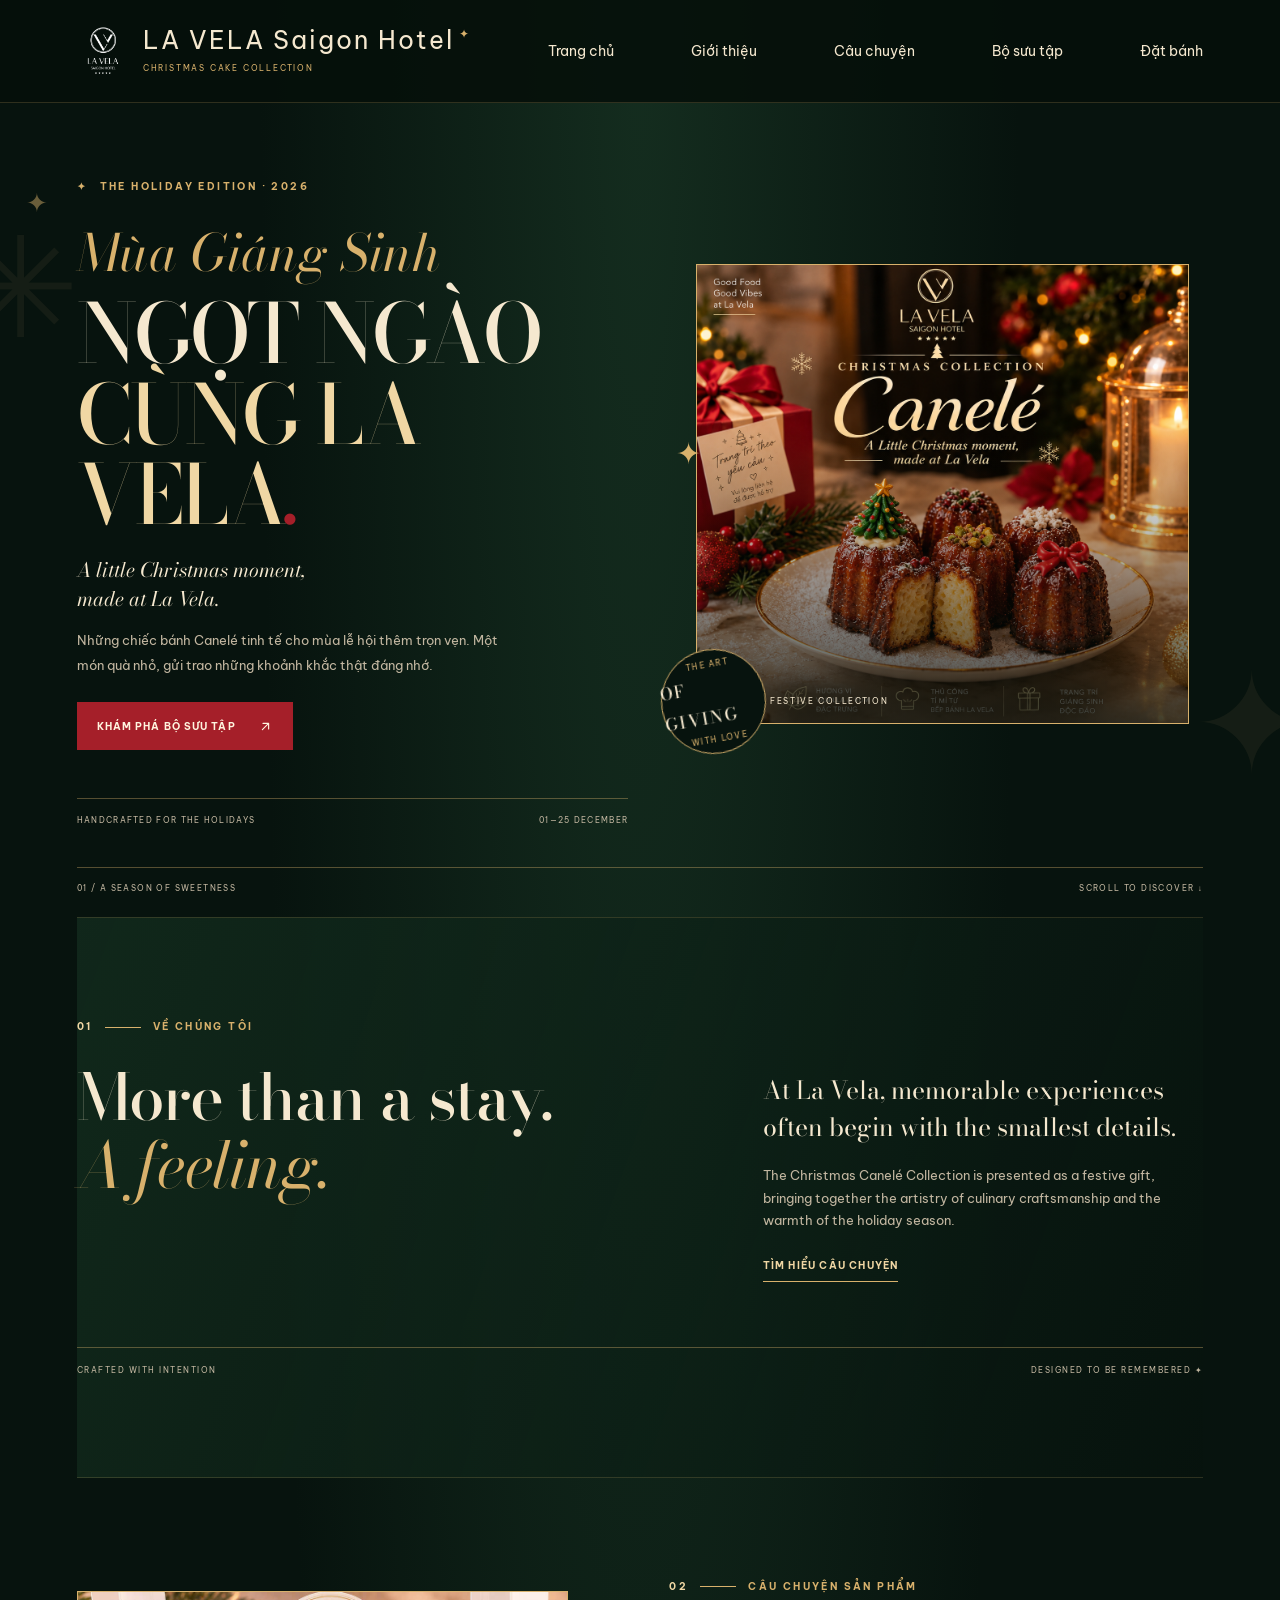
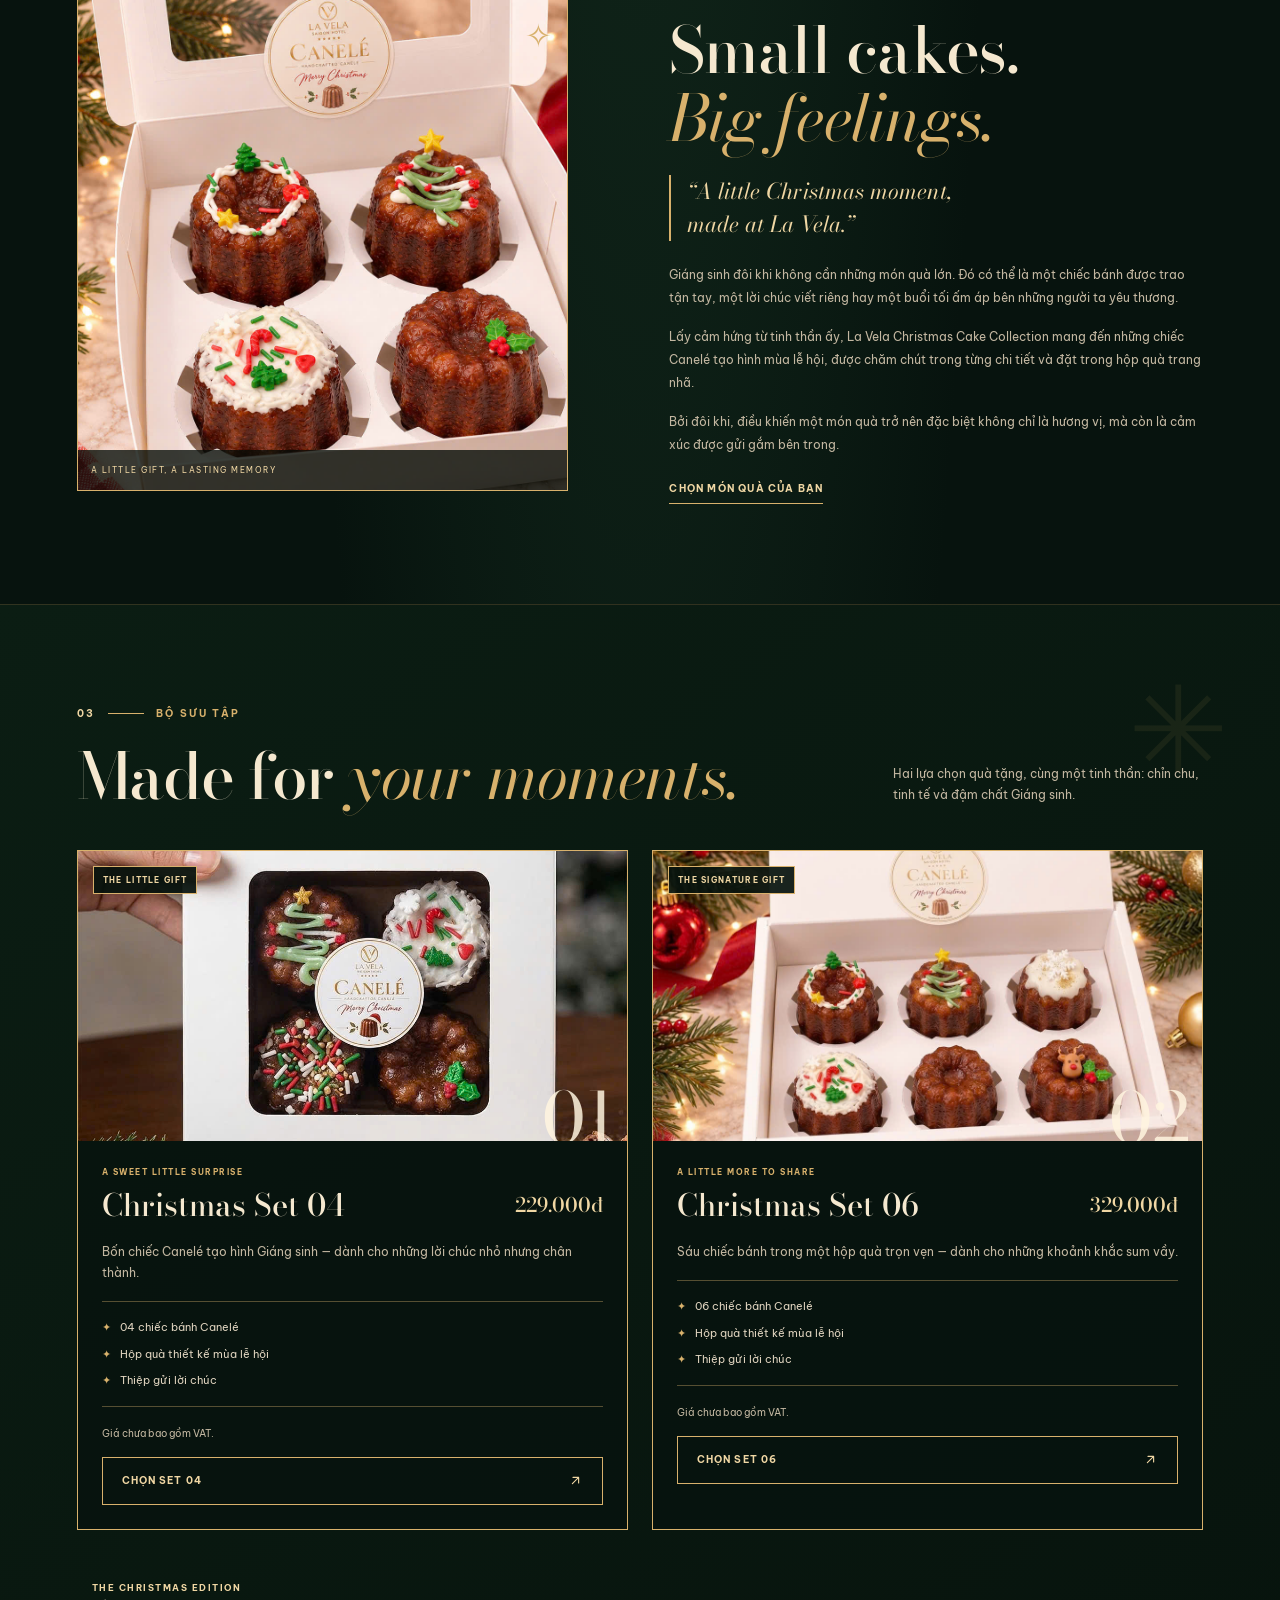
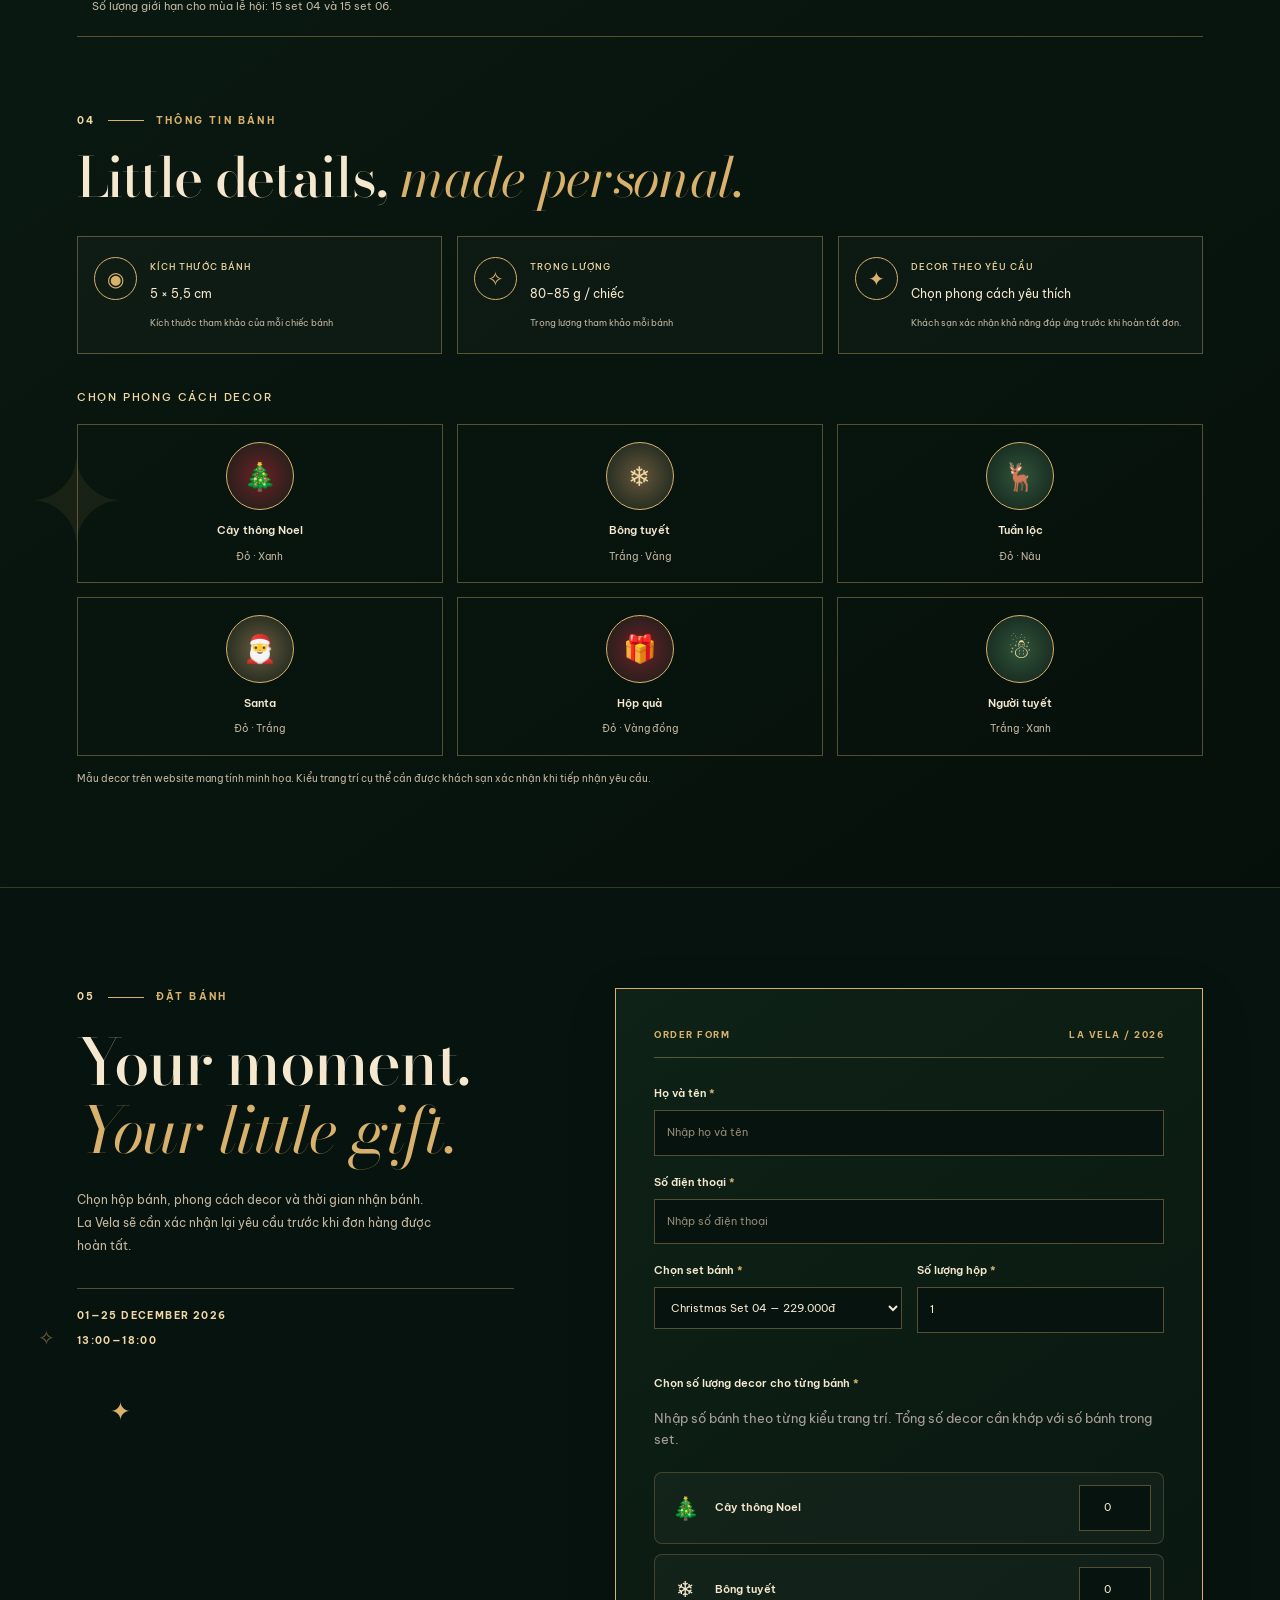
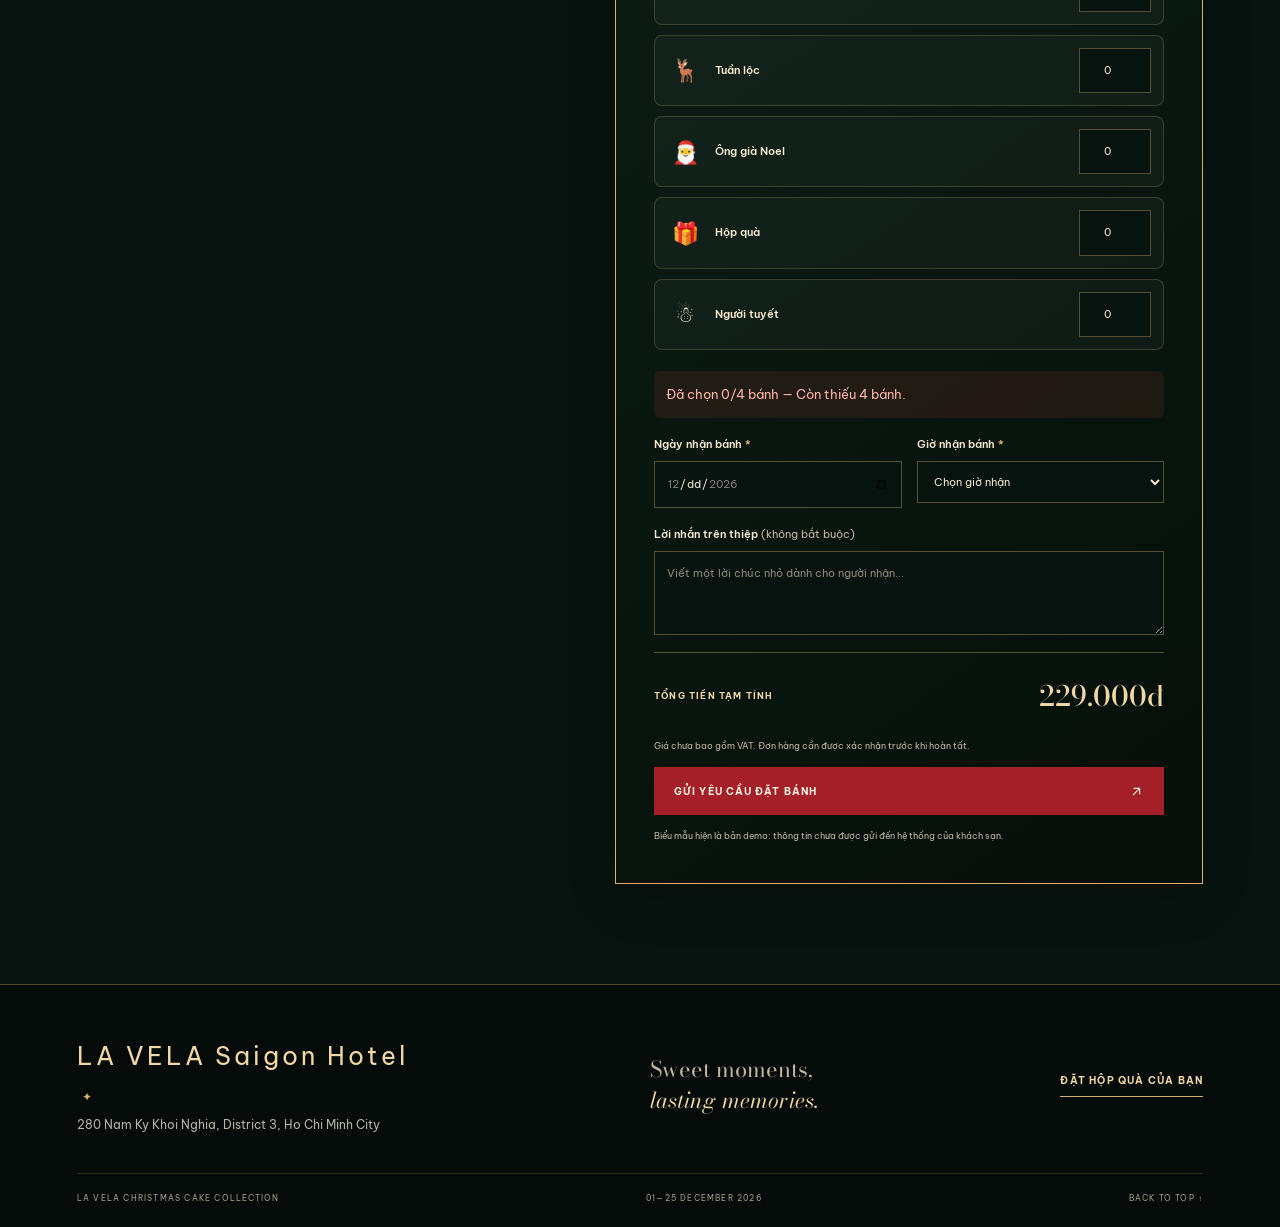
<file: index.html>
<!DOCTYPE html>
<html lang="vi">
<head>
  <meta charset="UTF-8">
  <meta name="viewport" content="width=device-width, initial-scale=1.0">
  <meta name="description" content="La Vela Christmas Cake Collection — bộ sưu tập Canelé Giáng sinh tinh tế, dành cho những khoảnh khắc đáng nhớ.">
  <meta name="theme-color" content="#07130e">
  <title>La Vela Saigon Hotel | Christmas Cake Collection</title>

  <link rel="preconnect" href="https://fonts.googleapis.com">
  <link rel="preconnect" href="https://fonts.gstatic.com" crossorigin>
  <link href="https://fonts.googleapis.com/css2?family=Be+Vietnam+Pro:wght@400;500;600;700&family=Bodoni+Moda:ital,opsz,wght@0,6..96,400;0,6..96,500;0,6..96,600;1,6..96,400;1,6..96,500&display=swap" rel="stylesheet">

    <link rel="stylesheet" href="style.css">
</head>
<body>
  <div class="ambient ambient-one" aria-hidden="true">✦</div>
  <div class="ambient ambient-two" aria-hidden="true">
    <svg viewBox="0 0 24 24" class="snowflake-icon" role="presentation">
      <g fill="none" stroke="currentColor" stroke-width="1.2" stroke-linecap="round" stroke-linejoin="round">
        <path d="M12 2v20M3.34 7l17.32 10M3.34 17l17.32-10"/>
        <path d="M9 5l3 3 3-3M9 19l3-3 3 3"/>
        <path d="M3.34 7l4.1.2-.2-4.1M16.76 20.9l-.2-4.1 4.1.2"/>
        <path d="M3.34 17l4.1-.2-.2 4.1M16.76 3.1l-.2 4.1 4.1-.2"/>
      </g>
    </svg>
  </div>
  <div class="ambient ambient-three" aria-hidden="true">✧</div>

  <header class="site-header">
    <a class="brand" href="#home" aria-label="La Vela, về đầu trang">
      <!-- Đặt logo.png cùng thư mục với file HTML này -->
      <img class="brand-logo" src="logo.png" alt="Logo La Vela Saigon Hotel" onerror="this.style.display='none'">
      <span class="brand-text">
        <span class="brand-name">LA VELA Saigon Hotel<span class="brand-mark">✦</span></span>
        <span class="brand-subtitle">CHRISTMAS CAKE COLLECTION</span>
      </span>
    </a
    <nav class="main-nav" aria-label="Điều hướng chính">
      <a href="#home">Trang chủ</a>
      <a href="#about">Giới thiệu</a>
      <a href="#story">Câu chuyện</a>
      <a href="#products">Bộ sưu tập</a>
      <a class="nav-cta" href="#order">Đặt bánh
      </a>
    </nav>
  </header>

  <main id="mainContent">
    <section class="hero section-shell" id="home">
      <div class="hero-copy">
        <p class="eyebrow"><span class="eyebrow-star">✦</span> THE HOLIDAY EDITION · 2026</p>
        <p class="hero-script">Mùa Giáng Sinh</p>
        <h1>NGỌT NGÀO<br><span class="hero-highlight">CÙNG LA VELA</span><span class="red-dot">.</span></h1>
        <p class="hero-tagline">A little Christmas moment,<br>made at La Vela.</p>
        <p class="hero-description">Những chiếc bánh Canelé tinh tế cho mùa lễ hội thêm trọn vẹn. Một món quà nhỏ, gửi trao những khoảnh khắc thật đáng nhớ.</p>
        <a class="button button-primary" href="#products">KHÁM PHÁ BỘ SƯU TẬP
          <svg viewBox="0 0 24 24" aria-hidden="true"><path d="M7 17L17 7M8 7h9v9" fill="none" stroke="currentColor" stroke-width="1.8" stroke-linecap="round" stroke-linejoin="round"/></svg>
        </a>
        <div class="hero-caption"><span>HANDCRAFTED FOR THE HOLIDAYS</span><span>01—25 DECEMBER</span></div>
      </div>
      <div class="hero-art">
        <div class="art-frame">
          <img src="caneles 1.png" alt="Bánh ngọt được bày biện cho mùa lễ hội" fetchpriority="high">
          <div class="art-overlay"></div>
          <span class="art-label">LA VELA · FESTIVE COLLECTION</span>
        </div>
        <span class="ornament ornament-side" aria-hidden="true">✦</span>
        <div class="round-stamp"><span>THE ART</span><strong>OF GIVING</strong><span>WITH LOVE</span></div>
      </div>
      <div class="hero-bottom-note"><span>01 / A SEASON OF SWEETNESS</span><span>SCROLL TO DISCOVER ↓</span></div>
    </section>
    <section class="about section-shell section-space" id="about">
      <div class="section-kicker"><span>01</span><span class="kicker-line"></span><span>VỀ CHÚNG TÔI</span></div>
      <div class="about-layout">
        <h2>More than a stay.<br><em>A feeling.</em></h2>
        <div class="about-copy">
          <p class="lead-copy">At La Vela, memorable experiences often begin with the smallest details.</p>
          <p>The Christmas Canelé Collection is presented as a festive gift, bringing together the artistry of culinary craftsmanship and the warmth of the holiday season.</p>
          <a class="text-link" href="#story">TÌM HIỂU CÂU CHUYỆN
          </a>
        </div>
      </div>
      <div class="about-signoff"><span>CRAFTED WITH INTENTION</span><span>DESIGNED TO BE REMEMBERED ✦</span></div>
    </section>

    <section class="story section-shell section-space" id="story">
      <div class="story-image-wrap">
        <img src="set41.jpg" alt="Bánh ngọt được trang trí tinh tế" loading="lazy">
        <span class="image-corner-label">A LITTLE GIFT, A LASTING MEMORY</span>
        <span class="image-sparkle" aria-hidden="true">✧</span>
      </div>
      <div class="story-copy">
        <div class="section-kicker"><span>02</span><span class="kicker-line"></span><span>CÂU CHUYỆN SẢN PHẨM</span></div>
        <h2>Small cakes.<br><em>Big feelings.</em></h2>
        <blockquote>“A little Christmas moment,<br>made at La Vela.”</blockquote>
        <p>Giáng sinh đôi khi không cần những món quà lớn. Đó có thể là một chiếc bánh được trao tận tay, một lời chúc viết riêng hay một buổi tối ấm áp bên những người ta yêu thương.</p>
        <p>Lấy cảm hứng từ tinh thần ấy, La Vela Christmas Cake Collection mang đến những chiếc Canelé tạo hình mùa lễ hội, được chăm chút trong từng chi tiết và đặt trong hộp quà trang nhã.</p>
        <p>Bởi đôi khi, điều khiến một món quà trở nên đặc biệt không chỉ là hương vị, mà còn là cảm xúc được gửi gắm bên trong.</p>
        <a class="text-link" href="#products">CHỌN MÓN QUÀ CỦA BẠN
        </a>
      </div>
    </section>

    <section class="collection section-space" id="products">
      <div class="section-shell">
        <div class="collection-heading">
          <div>
            <div class="section-kicker"><span>03</span><span class="kicker-line"></span><span>BỘ SƯU TẬP</span></div>
            <h2>Made for <em>your moments.</em></h2>
          </div>
          <p>Hai lựa chọn quà tặng, cùng một tinh thần: chỉn chu, tinh tế và đậm chất Giáng sinh.</p>
        </div>
        <div class="product-grid">
          <article class="product-card">
            <div class="product-photo">
              <img src="set4.jpg" alt="Bánh ngọt trong bộ quà tặng nhỏ" loading="lazy">
              <span class="product-index">01</span><span class="product-ribbon">THE LITTLE GIFT</span>
            </div>
            <div class="product-body">
              <p class="product-overline">A SWEET LITTLE SURPRISE</p>
              <div class="product-title-row"><h3>Christmas Set 04</h3><strong>229.000đ</strong></div>
              <p class="product-description">Bốn chiếc Canelé tạo hình Giáng sinh — dành cho những lời chúc nhỏ nhưng chân thành.</p>
              <ul class="product-features"><li>04 chiếc bánh Canelé</li><li>Hộp quà thiết kế mùa lễ hội</li><li>Thiệp gửi lời chúc</li></ul>
              <p class="price-note">Giá chưa bao gồm VAT.</p>
              <button class="button button-outline" type="button" data-choose-set="4">CHỌN SET 04
                <svg viewBox="0 0 24 24" aria-hidden="true"><path d="M7 17L17 7M8 7h9v9" fill="none" stroke="currentColor" stroke-width="1.8" stroke-linecap="round" stroke-linejoin="round"/></svg>
              </button>
            </div>
          </article>
          <article class="product-card">
            <div class="product-photo">
              <img src="set6.jpg" alt="Bánh ngọt cho hộp quà mùa lễ hội" loading="lazy">
              <span class="product-index">02</span><span class="product-ribbon">THE SIGNATURE GIFT</span>
            </div>
            <div class="product-body">
              <p class="product-overline">A LITTLE MORE TO SHARE</p>
              <div class="product-title-row"><h3>Christmas Set 06</h3><strong>329.000đ</strong></div>
              <p class="product-description">Sáu chiếc bánh trong một hộp quà trọn vẹn — dành cho những khoảnh khắc sum vầy.</p>
              <ul class="product-features"><li>06 chiếc bánh Canelé</li><li>Hộp quà thiết kế mùa lễ hội</li><li>Thiệp gửi lời chúc</li></ul>
              <p class="price-note">Giá chưa bao gồm VAT.</p>
              <button class="button button-outline" type="button" data-choose-set="6">CHỌN SET 06
                <svg viewBox="0 0 24 24" aria-hidden="true"><path d="M7 17L17 7M8 7h9v9" fill="none" stroke="currentColor" stroke-width="1.8" stroke-linecap="round" stroke-linejoin="round"/></svg>
              </button>
            </div>
          </article>
        </div>

        <div class="limited-note"><span class="limited-star"></span><p><strong>THE CHRISTMAS EDITION</strong><br>Số lượng giới hạn cho mùa lễ hội: 15 set 04 và 15 set 06.</p></div>

        <div class="cake-details">
          <div class="details-heading">
            <div class="section-kicker"><span>04</span><span class="kicker-line"></span><span>THÔNG TIN BÁNH</span></div>
            <h2>Little details, <em>made personal.</em></h2>
          </div>
          <div class="detail-grid">
            <article class="detail-box"><span class="detail-icon">◉</span><div><h3>KÍCH THƯỚC BÁNH</h3><p>5 × 5,5 cm</p><small>Kích thước tham khảo của mỗi chiếc bánh</small></div></article>
            <article class="detail-box"><span class="detail-icon">✧</span><div><h3>TRỌNG LƯỢNG</h3><p>80–85 g / chiếc</p><small>Trọng lượng tham khảo mỗi bánh</small></div></article>
            <article class="detail-box"><span class="detail-icon">✦</span><div><h3>DECOR THEO YÊU CẦU</h3><p>Chọn phong cách yêu thích</p><small>Khách sạn xác nhận khả năng đáp ứng trước khi hoàn tất đơn.</small></div></article>
          </div>
          <h3 class="decor-title">CHỌN PHONG CÁCH DECOR</h3>
          <div class="decor-grid">
            <div class="decor-card"><span class="decor-art decor-red">🎄</span><strong>Cây thông Noel</strong><small>Đỏ · Xanh</small></div>
            <div class="decor-card"><span class="decor-art decor-vintage">❄</span><strong>Bông tuyết</strong><small>Trắng · Vàng</small></div>
            <div class="decor-card"><span class="decor-art decor-natural">🦌</span><strong>Tuần lộc</strong><small>Đỏ · Nâu</small></div>
            <div class="decor-card"><span class="decor-art decor-luxe">🎅</span><strong>Santa</strong><small>Đỏ · Trắng</small></div>
            <div class="decor-card"><span class="decor-art decor-red">🎁</span><strong>Hộp quà</strong><small>Đỏ · Vàng đồng</small></div>
            <div class="decor-card"><span class="decor-art decor-natural">☃</span><strong>Người tuyết</strong><small>Trắng · Xanh</small></div>
          </div>
          <p class="decor-disclaimer">Mẫu decor trên website mang tính minh họa. Kiểu trang trí cụ thể cần được khách sạn xác nhận khi tiếp nhận yêu cầu.</p>
        </div>
      </div>
    </section>

    <section class="order section-shell section-space" id="order">
      <div class="order-intro">
        <div class="section-kicker"><span>05</span><span class="kicker-line"></span><span>ĐẶT BÁNH</span></div>
        <h2>Your moment.<br><em>Your little gift.</em></h2>
        <p>Chọn hộp bánh, phong cách decor và thời gian nhận bánh. La Vela sẽ cần xác nhận lại yêu cầu trước khi đơn hàng được hoàn tất.</p>
        <div class="order-hours"><span>01—25 DECEMBER 2026</span><span>13:00—18:00</span></div>
        <div class="order-flourish" aria-hidden="true">　✦　</div>
      </div>
      <form class="order-form" id="orderForm">
        <div class="form-topline"><span>ORDER FORM</span><span>LA VELA / 2026</span></div>
        <div class="form-group"><label for="customerName">Họ và tên <b>*</b></label><input type="text" id="customerName" name="customerName" placeholder="Nhập họ và tên" autocomplete="name" required></div>
        <div class="form-group"><label for="phone">Số điện thoại <b>*</b></label><input type="tel" id="phone" name="phone" placeholder="Nhập số điện thoại" autocomplete="tel" pattern="[0-9+\\s().-]{9,16}" title="Vui lòng nhập số điện thoại hợp lệ" required></div>
        <div class="form-row">
          <div class="form-group"><label for="setType">Chọn set bánh <b>*</b></label><select id="setType" name="setType" required><option value="4">Christmas Set 04 — 229.000đ</option><option value="6">Christmas Set 06 — 329.000đ</option></select></div>
          <div class="form-group"><label for="quantity">Số lượng hộp <b>*</b></label><input type="number" id="quantity" name="quantity" min="1" max="15" value="1" required></div>
        </div>
       
<div class="form-group decor-selection-group">
  <label>Chọn số lượng decor cho từng bánh <b>*</b></label>
  <p class="decor-selection-hint">
    Nhập số bánh theo từng kiểu trang trí. Tổng số decor cần khớp với số bánh trong set.
  </p>

  <div class="decor-quantity-list" id="decorQuantityList">
    <div class="decor-quantity-row">
      <span class="decor-quantity-icon">🎄</span>
      <label for="decorTree">Cây thông Noel</label>
      <input type="number" id="decorTree" name="decorTree" min="0" value="0">
    </div>

    <div class="decor-quantity-row">
      <span class="decor-quantity-icon">❄</span>
      <label for="decorSnowflake">Bông tuyết</label>
      <input type="number" id="decorSnowflake" name="decorSnowflake" min="0" value="0">
    </div>

    <div class="decor-quantity-row">
      <span class="decor-quantity-icon">🦌</span>
      <label for="decorReindeer">Tuần lộc</label>
      <input type="number" id="decorReindeer" name="decorReindeer" min="0" value="0">
    </div>

    <div class="decor-quantity-row">
      <span class="decor-quantity-icon">🎅</span>
      <label for="decorSanta">Ông già Noel</label>
      <input type="number" id="decorSanta" name="decorSanta" min="0" value="0">
    </div>

    <div class="decor-quantity-row">
      <span class="decor-quantity-icon">🎁</span>
      <label for="decorGift">Hộp quà</label>
      <input type="number" id="decorGift" name="decorGift" min="0" value="0">
    </div>

    <div class="decor-quantity-row">
      <span class="decor-quantity-icon">☃</span>
      <label for="decorSnowman">Người tuyết</label>
      <input type="number" id="decorSnowman" name="decorSnowman" min="0" value="0">
    </div>
  </div>

  <div class="decor-count-summary" id="decorCountSummary">
    Đã chọn 0/4 bánh
  </div>

  <input type="hidden" id="decorType" name="decorType" value="">
</div>
        <div class="form-row">
          <div class="form-group"><label for="pickupDate">Ngày nhận bánh <b>*</b></label><input type="date" id="pickupDate" name="pickupDate" min="2026-12-01" max="2026-12-25" required></div>
          <div class="form-group"><label for="pickupTime">Giờ nhận bánh <b>*</b></label><select id="pickupTime" name="pickupTime" required><option value="">Chọn giờ nhận</option><option value="13:00">13:00</option><option value="14:00">14:00</option><option value="15:00">15:00</option><option value="16:00">16:00</option><option value="17:00">17:00</option><option value="18:00">18:00</option></select></div>
        </div>
        <div class="form-group"><label for="message">Lời nhắn trên thiệp <span>(không bắt buộc)</span></label><textarea id="message" name="message" rows="3" maxlength="200" placeholder="Viết một lời chúc nhỏ dành cho người nhận..."></textarea></div>
        <div class="total-row"><span>TỔNG TIỀN TẠM TÍNH</span><strong id="totalPrice">229.000đ</strong></div>
        <p class="tax-note">Giá chưa bao gồm VAT. Đơn hàng cần được xác nhận trước khi hoàn tất.</p>
        <button class="button button-primary submit-button" type="submit">GỬI YÊU CẦU ĐẶT BÁNH
          <svg viewBox="0 0 24 24" aria-hidden="true"><path d="M7 17L17 7M8 7h9v9" fill="none" stroke="currentColor" stroke-width="1.8" stroke-linecap="round" stroke-linejoin="round"/></svg>
        </button>
        <p class="form-disclaimer">Biểu mẫu hiện là bản demo: thông tin chưa được gửi đến hệ thống của khách sạn.</p>
        <div class="form-message" id="formMessage" role="status" aria-live="polite"></div>
      </form>
    </section>

    <section class="thank-you" id="thankYou" aria-live="polite">
      <div class="thank-you-inner">
        <div class="thank-you-cat" aria-hidden="true">🐈</div>
        <p class="eyebrow">LA VELA · CHRISTMAS COLLECTION</p>
        <h2>Cảm ơn cậu!</h2>
        <p class="japanese">A-ri-ga-tô gô-sai-ma-sê ✦</p>
        <p>Yêu cầu đặt bánh đã được ghi nhận trên trang demo này.<br>Đây chưa phải xác nhận đơn hàng thực tế.</p>
        <button class="button button-primary" type="button" id="backToSite">QUAY LẠI WEBSITE
          <svg viewBox="0 0 24 24" aria-hidden="true"><path d="M7 17L17 7M8 7h9v9" fill="none" stroke="currentColor" stroke-width="1.8" stroke-linecap="round" stroke-linejoin="round"/></svg>
        </button>
      </div>
    </section>
  </main>

  <footer class="site-footer">
    <div class="footer-main">
      <a class="footer-brand" href="#home">LA VELA Saigon Hotel<span>✦</span><small class="footer-address">280 Nam Ky Khoi Nghia, District 3, Ho Chi Minh City</small></a>
      <p>Sweet moments,<br><em>lasting memories.</em></p>
      <a class="text-link footer-order-link" href="#order">ĐẶT HỘP QUÀ CỦA BẠN
      </a>
    </div>
    <div class="footer-bottom"><span>LA VELA CHRISTMAS CAKE COLLECTION</span><span>01—25 DECEMBER 2026</span><a href="#home">BACK TO TOP ↑</a></div>
  </footer>

    <script src="script.js" defer></script>
</body>
</html>
</file>
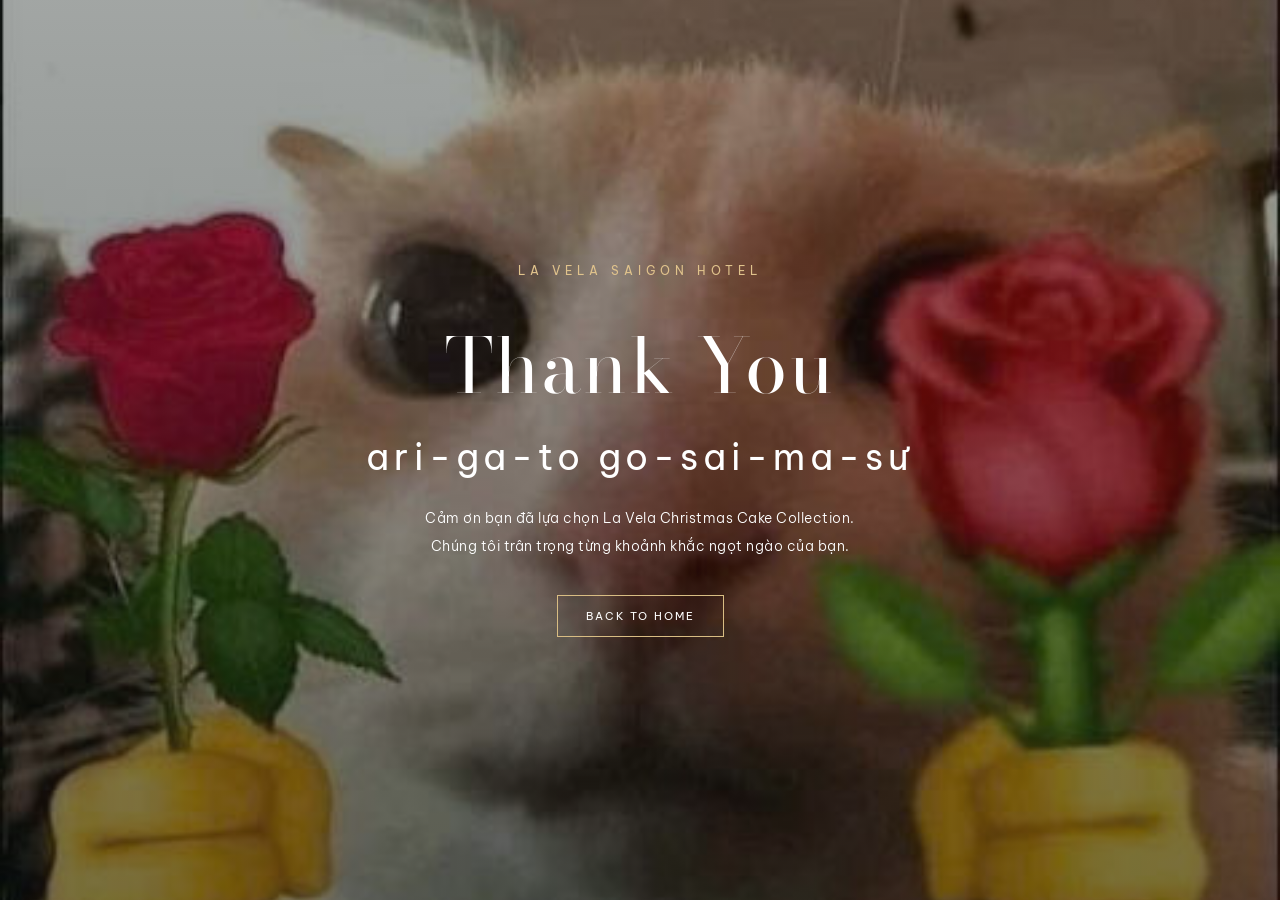
<file: thank-you.html>
<!DOCTYPE html>
<html lang="vi">
<head>
  <meta charset="UTF-8">
  <meta name="viewport" content="width=device-width, initial-scale=1.0">
  <title>Thank You | La Vela</title>

  <link href="https://fonts.googleapis.com/css2?family=Bodoni+Moda:opsz,wght@6..96,400;6..96,500&family=Be+Vietnam+Pro:wght@300;400;500&display=swap"
        rel="stylesheet">

  <style>
    * {
      margin: 0;
      padding: 0;
      box-sizing: border-box;
    }

    body {
      min-height: 100vh;
      font-family: 'Be Vietnam Pro', sans-serif;
      color: #fff;
      background-color: #14251d;

      /* Thay thankyou-bg.jpg bằng tên ảnh nền của cậu */
      background-image:
        linear-gradient(
          rgba(10, 20, 15, 0.38),
          rgba(10, 20, 15, 0.55)
        ),
        url("meme mèo.jpg");

      background-size: cover;
      background-position: center;
      background-repeat: no-repeat;

      display: flex;
      align-items: center;
      justify-content: center;
      text-align: center;
      padding: 24px;
    }

    .thank-you-content {
      width: 100%;
      max-width: 800px;
      padding: 40px 20px;
    }

    .brand {
      font-size: 12px;
      letter-spacing: 5px;
      margin-bottom: 38px;
      color: #e0c38c;
    }

    h1 {
      font-family: 'Bodoni Moda', serif;
      font-size: clamp(38px, 7vw, 76px);
      font-weight: 400;
      letter-spacing: 2px;
      line-height: 1.3;
      margin-bottom: 20px;
    }

    .japanese {
      font-size: clamp(23px, 4vw, 36px);
      letter-spacing: 5px;
      margin-bottom: 24px;
    }

    .message {
      font-size: 14px;
      font-weight: 300;
      line-height: 2;
      letter-spacing: 0.5px;
      margin-bottom: 35px;
    }

    .back-home {
      display: inline-block;
      color: #fff;
      border: 1px solid #d8bd83;
      padding: 13px 28px;
      text-decoration: none;
      font-size: 11px;
      letter-spacing: 2px;
      transition: 0.3s;
    }

    .back-home:hover {
      background: #d8bd83;
      color: #14251d;
    }

    @media (max-width: 600px) {
      .brand {
        letter-spacing: 3px;
      }

      .message {
        font-size: 12px;
      }
    }
  </style>
</head>

<body>
  <main class="thank-you-content">
    <p class="brand">LA VELA SAIGON HOTEL</p>

    <h1>Thank You</h1>

    <p class="japanese">ari-ga-to go-sai-ma-sư</p>

    <p class="message">
      Cảm ơn bạn đã lựa chọn La Vela Christmas Cake Collection.<br>
      Chúng tôi trân trọng từng khoảnh khắc ngọt ngào của bạn.
    </p>

    <a href="index.html" class="back-home">
      BACK TO HOME
    </a>
  </main>
</body>
</html>
</file>
<file: style.css>
:root {
      --forest: #07130e;
      --forest-soft: #0d2117;
      --forest-light: #142b1e;
      --wine: #a51f29;
      --wine-hover: #c22b34;
      --gold: #d8b16c;
      --gold-light: #f0d7a4;
      --cream: #f5e8cf;
      --muted: #c3b7a1;
      --line: rgba(216, 177, 108, .38);
      --display: "Bodoni Moda", Georgia, serif;
      --sans: "Be Vietnam Pro", Arial, sans-serif;
    }

    * { box-sizing: border-box; margin: 0; padding: 0; }
    html { scroll-behavior: smooth; scroll-padding-top: 24px; }
    body {
      position: relative;
      overflow-x: hidden;
      background: radial-gradient(ellipse at 50% 0%, rgba(29, 62, 42, .6), transparent 42%), var(--forest);
      color: var(--cream);
      font-family: var(--sans);
      font-size: 14px;
      line-height: 1.75;
    }
    body::before, body::after {
      position: fixed; z-index: 0; color: rgba(216,177,108,.07);
      font-size: 140px; line-height: 1; pointer-events: none;
    }
    body::before { content: "✳"; top: 24%; left: -38px; }
    body::after { content: "✦"; right: -30px; bottom: 12%; }
    a { color: inherit; text-decoration: none; }
    img { display: block; max-width: 100%; }
    button, input, select, textarea { font: inherit; }
    button { cursor: pointer; }
    ::selection { background: var(--gold); color: var(--forest); }
    .section-shell { width: min(1180px, 88%); margin-inline: auto; }
    .section-space { padding-block: 100px; }
    .ambient { position: absolute; z-index: 0; color: var(--gold); opacity: .48; pointer-events: none; }
    .ambient-one { top: 180px; left: 2%; font-size: 26px; }
    .ambient-two { top: 48%; right: 3%; font-size: 32px; }
    .ambient-three { top: 75%; left: 3%; font-size: 20px; }
    .eyebrow, .section-kicker {
      color: var(--gold); font-size: 10px; font-weight: 700;
      letter-spacing: 2.4px; text-transform: uppercase;
    }
    .section-kicker { display: flex; align-items: center; gap: 12px; }
    .section-kicker > span:first-child { color: var(--gold-light); }
    .kicker-line { display: inline-block; width: 36px; height: 1px; background: var(--gold); }
    h1, h2, h3 { font-weight: 500; }
    h1, h2 { font-family: var(--display); line-height: 1.06; letter-spacing: -1.3px; }
    h2 { font-size: clamp(40px, 5vw, 68px); }
    h2 em { color: var(--gold); font-weight: 400; }
    p { overflow-wrap: anywhere; }

    .button {
      display: inline-flex; min-height: 48px; align-items: center; justify-content: space-between;
      gap: 22px; padding: 13px 19px; border: 1px solid transparent;
      font-size: 10px; font-weight: 700; letter-spacing: 1.1px;
      transition: background .25s, border-color .25s, transform .25s;
    }
    .button svg { width: 15px; height: 15px; flex: 0 0 auto; }
    .button:hover { transform: translateY(-2px); }
    .button-primary { background: var(--wine); color: #fff4df; }
    .button-primary:hover { background: var(--wine-hover); }
    .button-outline { width: 100%; background: transparent; border-color: var(--gold); color: var(--gold-light); }
    .button-outline:hover { background: var(--wine); border-color: var(--wine); color: white; }
    .text-link { display: inline-flex; align-items: center; gap: 15px; padding-bottom: 6px; border-bottom: 1px solid var(--gold); color: var(--gold-light); font-size: 10px; font-weight: 700; letter-spacing: 1.2px; transition: gap .25s; }
    .text-link:hover { gap: 23px; }
    .arrow-icon { width: 15px; height: 15px; display: inline-block; vertical-align: middle; flex-shrink: 0; }

    /* Header */
    .site-header {
      position: relative; z-index: 5; display: flex; align-items: center; justify-content: space-between;
      gap: 30px; padding: 24px 6%; border-bottom: 1px solid rgba(216,177,108,.2);
      background: rgba(5,15,10,.88);
    }
    .brand { display: flex; flex-direction: row; align-items: center; gap: 12px; flex-shrink: 0; min-width: 0; }
    .brand-logo { display: block; width: 54px; height: 54px; object-fit: contain; flex-shrink: 0; }
    .brand-text { display: flex; flex-direction: column; min-width: 0; }
    .brand-name { font-size: clamp(19px, 2vw, 25px); letter-spacing: 2px; line-height: 1.1; white-space: nowrap; }
    .brand-mark { margin-left: 5px; color: var(--gold); font-size: 12px; vertical-align: top; }
    .brand-subtitle { margin-top: 7px; color: var(--gold); font-size: 8px; letter-spacing: 1.8px; }
    .main-nav { display: flex; align-items: center; gap: clamp(13px, 2.5vw, 32px); }
    .main-nav a { font-size: 10px; font-weight: 600; transition: color .2s; white-space: nowrap; }
    .main-nav a:hover { color: var(--gold); }
    .main-nav .nav-cta { display: inline-flex; align-items: center; gap: 8px; padding: 10px 14px; background: var(--wine); color: #fff4df; }
    .nav-cta svg { width: 13px; height: 13px; }

    /* Hero */
    .hero { position: relative; z-index: 1; display: grid; grid-template-columns: minmax(0, 1fr) minmax(0, .92fr); align-items: center; gap: 6%; min-height: 650px; padding-block: 75px 90px; }
    .hero-copy { position: relative; z-index: 2; min-width: 0; }
    .eyebrow-star { margin-right: 8px; }
    .hero-script { margin-top: 25px; color: var(--gold); font-family: var(--display); font-size: clamp(30px, 4vw, 51px); font-style: italic; line-height: 1.25; }
    .hero h1 { margin: 10px 0 20px; font-size: clamp(50px, 6.4vw, 87px); letter-spacing: -2.8px; line-height: .98; }
    .hero-highlight { color: var(--gold-light); }
    .red-dot { color: var(--wine); }
    .hero-tagline { margin-bottom: 15px; color: var(--cream); font-family: var(--display); font-size: 20px; font-style: italic; line-height: 1.45; }
    .hero-description { max-width: 440px; margin-bottom: 25px; color: var(--muted); font-size: 13px; line-height: 1.9; }
    .hero-caption { display: flex; justify-content: space-between; gap: 15px; margin-top: 48px; padding-top: 14px; border-top: 1px solid var(--line); color: var(--muted); font-size: 8px; letter-spacing: 1.3px; }
    .hero-art { position: relative; min-width: 0; padding: 12px 14px 30px 0; }
    .art-frame { position: relative; height: 460px; overflow: hidden; border: 1px solid var(--gold); background: var(--forest-soft); }
    .art-frame img { width: 100%; height: 100%; object-fit: cover; transition: transform .8s; }
    .art-frame:hover img { transform: scale(1.04); }
    .art-overlay { position: absolute; inset: 35% 0 0; background: linear-gradient(transparent, rgba(4,12,7,.75)); }
    .art-label { position: absolute; right: 15px; bottom: 15px; left: 15px; color: var(--cream); font-size: 8px; letter-spacing: 1.7px; }
    .ornament { position: absolute; color: var(--gold); }
    .ornament-top { top: -15px; right: 25px; font-size: 36px; }
    .ornament-side { top: 35%; left: -20px; font-size: 30px; }
    .round-stamp { position: absolute; bottom: 0; left: -35px; display: flex; width: 105px; height: 105px; flex-direction: column; align-items: center; justify-content: center; border: 1px solid var(--gold); border-radius: 50%; background: var(--forest); color: var(--gold); font-size: 8px; letter-spacing: 1.3px; line-height: 1.8; transform: rotate(-10deg); }
    .round-stamp strong { color: var(--cream); font-family: var(--display); font-size: 17px; font-weight: 500; }
    .pine-decoration { position: absolute; right: 0; bottom: -4px; color: var(--gold); font-size: 23px; letter-spacing: 8px; }
    .hero-bottom-note { position: absolute; right: 0; bottom: 22px; left: 0; display: flex; justify-content: space-between; gap: 12px; padding-top: 13px; border-top: 1px solid var(--line); color: var(--muted); font-size: 8px; letter-spacing: 1.4px; }

    /* About */
    .about { position: relative; z-index: 1; background: linear-gradient(110deg, rgba(18,43,29,.85), rgba(7,19,14,.65)); border-block: 1px solid rgba(216,177,108,.18); }
    .about-layout { display: grid; grid-template-columns: 1fr .8fr; gap: 12%; margin-top: 28px; }
    .about-copy { padding-top: 8px; }
    .about-copy p { margin-bottom: 17px; color: var(--muted); font-size: 13px; }
    .about-copy .lead-copy { color: var(--cream); font-family: var(--display); font-size: 25px; line-height: 1.5; }
    .about-copy .text-link { margin-top: 8px; }
    .about-signoff { display: flex; justify-content: space-between; gap: 15px; margin-top: 65px; padding-top: 15px; border-top: 1px solid var(--line); color: var(--muted); font-size: 8px; letter-spacing: 1.5px; }

    /* Story */
    .story { position: relative; z-index: 1; display: grid; grid-template-columns: minmax(0, .92fr) minmax(0, 1fr); align-items: center; gap: 9%; }
    .story-image-wrap { position: relative; height: 500px; border: 1px solid var(--gold); background: var(--forest-soft); }
    .story-image-wrap img { width: 100%; height: 100%; object-fit: cover; transition: transform .7s; }
    .story-image-wrap:hover img { transform: scale(1.03); }
    .image-corner-label { position: absolute; right: 0; bottom: 0; left: 0; padding: 13px; background: rgba(4,12,7,.78); color: var(--gold-light); font-size: 8px; letter-spacing: 1.5px; }
    .image-sparkle { position: absolute; top: 15px; right: 15px; color: var(--gold); font-size: 32px; }
    .story-copy h2 { margin: 22px 0; }
    .story-copy blockquote { margin: 0 0 22px; padding-left: 16px; border-left: 2px solid var(--gold); color: var(--gold-light); font-family: var(--display); font-size: 22px; font-style: italic; line-height: 1.5; }
    .story-copy p { margin-bottom: 15px; color: var(--muted); font-size: 12px; line-height: 1.95; }
    .story-copy .text-link { margin-top: 8px; }

    /* Collection */
    .collection { position: relative; z-index: 1; overflow: hidden; background: linear-gradient(145deg, #0b1d13, #06100b); border-block: 1px solid rgba(216,177,108,.2); }
    .collection::before, .collection::after { position: absolute; color: rgba(216,177,108,.08); font-size: 120px; pointer-events: none; }
    .collection::before { content: "✳"; top: 18px; right: 4%; }
    .collection::after { content: "✦"; bottom: 15%; left: 2%; }
    .collection > .section-shell { position: relative; z-index: 1; }
    .collection-heading { display: flex; align-items: end; justify-content: space-between; gap: 35px; margin-bottom: 40px; }
    .collection-heading h2 { margin-top: 20px; }
    .collection-heading > p { max-width: 310px; padding-bottom: 5px; color: var(--muted); font-size: 12px; }
    .product-grid { display: grid; grid-template-columns: repeat(2, minmax(0,1fr)); gap: 24px; }
    .product-card { min-width: 0; overflow: hidden; border: 1px solid var(--gold); background: rgba(7,19,14,.82); }
    .product-photo { position: relative; height: 290px; overflow: hidden; background: var(--forest-soft); }
    .product-photo img { width: 100%; height: 100%; object-fit: cover; transition: transform .7s; }
    .product-card:hover .product-photo img { transform: scale(1.045); }
    .product-index { position: absolute; right: 12px; bottom: -12px; color: rgba(255,244,223,.85); font-family: var(--display); font-size: 70px; line-height: 1; }
    .product-ribbon { position: absolute; top: 15px; left: 15px; padding: 6px 9px; border: 1px solid var(--gold); background: rgba(7,19,14,.92); color: var(--gold-light); font-size: 8px; font-weight: 700; letter-spacing: 1.3px; }
    .product-body { padding: 24px; }
    .product-overline { margin-bottom: 8px; color: var(--gold); font-size: 8px; font-weight: 700; letter-spacing: 1.5px; }
    .product-title-row { display: flex; align-items: start; justify-content: space-between; gap: 12px; }
    .product-title-row h3 { font-family: var(--display); font-size: clamp(22px,2.4vw,31px); line-height: 1.2; }
    .product-title-row strong { flex-shrink: 0; color: var(--gold-light); font-family: var(--display); font-size: 20px; font-weight: 500; white-space: nowrap; }
    .product-description { margin: 17px 0; color: var(--muted); font-size: 12px; }
    .product-features { display: grid; gap: 7px; margin: 18px 0; padding: 16px 0; border-block: 1px solid var(--line); list-style: none; }
    .product-features li { color: #e0d4bf; font-size: 11px; }
    .product-features li::before { content: "✦"; margin-right: 9px; color: var(--gold); }
    .price-note { margin-bottom: 14px; color: var(--muted); font-size: 10px; }
    .limited-note { display: flex; align-items: center; gap: 15px; margin-top: 28px; padding: 20px 0; border-bottom: 1px solid var(--line); color: var(--muted); font-size: 11px; }
    .limited-star { color: var(--gold); font-size: 27px; }
    .limited-note strong { color: var(--gold-light); font-size: 9px; letter-spacing: 1.5px; }

    /* Cake details */
    .cake-details { padding-top: 75px; }
    .details-heading h2 { margin-top: 18px; font-size: clamp(34px,4.5vw,55px); }
    .detail-grid { display: grid; grid-template-columns: repeat(3,minmax(0,1fr)); gap: 15px; margin-top: 30px; }
    .detail-box { display: flex; align-items: start; gap: 13px; padding: 20px 16px; border: 1px solid var(--line); background: rgba(255,255,255,.018); min-width: 0; }
    .detail-icon { display: grid; flex: 0 0 43px; width: 43px; height: 43px; place-items: center; border: 1px solid var(--gold); border-radius: 50%; color: var(--gold); font-size: 20px; }
    .detail-box h3 { margin: 2px 0 8px; color: var(--gold-light); font-size: 9px; letter-spacing: 1.1px; }
    .detail-box p { margin-bottom: 5px; color: var(--cream); font-size: 12px; }
    .detail-box small { color: var(--muted); font-size: 9px; line-height: 1.6; }
    .decor-title { margin: 34px 0 17px; color: var(--gold-light); font-size: 11px; letter-spacing: 1.8px; }
    .decor-grid { display: grid; grid-template-columns: repeat(3,minmax(0,1fr)); gap: 14px; }
    .decor-card { display: flex; flex-direction: column; align-items: center; gap: 7px; padding: 17px 10px; border: 1px solid var(--line); text-align: center; transition: border-color .25s, transform .25s, background .25s; }
    .decor-card:hover { transform: translateY(-4px); border-color: var(--gold); background: rgba(216,177,108,.045); }
    .decor-art { display: grid; width: 68px; height: 68px; place-items: center; margin-bottom: 4px; border: 1px solid var(--gold); border-radius: 50%; color: var(--gold-light); font-family: var(--display); font-size: 27px; }
    .decor-red { background: radial-gradient(circle, #6c2025, #102019); }
    .decor-vintage { background: radial-gradient(circle, #65563a, #102019); }
    .decor-natural { background: radial-gradient(circle, #31543a, #102019); }
    .decor-luxe { background: radial-gradient(circle, #6a5a3d, #102019); }
    .decor-card strong { font-size: 11px; font-weight: 600; }
    .decor-card small { color: var(--muted); font-size: 10px; }
    .decor-disclaimer { margin-top: 14px; color: var(--muted); font-size: 10px; }

/* Chọn số lượng decor cho từng bánh */
.decor-selection-group {
  margin-top: 24px;
}

.decor-selection-hint {
  font-size: 13px;
  line-height: 1.6;
  color: #a9a09a;
  margin: 8px 0 16px;
}

.decor-quantity-list {
  display: grid;
  gap: 10px;
}

.decor-quantity-row {
  display: grid;
  grid-template-columns: 36px 1fr 72px;
  align-items: center;
  gap: 12px;
  padding: 12px;
  border: 1px solid rgba(201, 164, 108, 0.25);
  border-radius: 8px;
  background: rgba(255, 255, 255, 0.03);
}

.decor-quantity-icon {
  font-size: 22px;
  text-align: center;
}

.decor-quantity-row label {
  font-size: 14px;
  color: #f5eee4;
}

.decor-quantity-row input {
  width: 100%;
  min-width: 0;
  box-sizing: border-box;
  padding: 8px;
  border: 1px solid rgba(201, 164, 108, 0.4);
  border-radius: 5px;
  background: #171513;
  color: #fff;
  text-align: center;
}

.decor-count-summary {
  margin-top: 14px;
  padding: 12px;
  border-radius: 6px;
  font-size: 13px;
  background: rgba(201, 164, 108, 0.1);
  color: #e6c998;
}

.decor-count-summary.is-valid {
  color: #b8e3bd;
  background: rgba(80, 160, 90, 0.12);
}

.decor-count-summary.is-invalid {
  color: #ffb6a8;
  background: rgba(200, 70, 50, 0.12);
}

@media (max-width: 480px) {
  .decor-quantity-row {
    grid-template-columns: 28px 1fr 58px;
    gap: 8px;
    padding: 10px;
  }

  .decor-quantity-row label {
    font-size: 12px;
  }
}

    /* Order */
    .order { position: relative; z-index: 1; display: grid; grid-template-columns: minmax(0,.78fr) minmax(0,1.05fr); align-items: start; gap: 9%; }
    .order-intro h2 { margin: 23px 0; }
    .order-intro > p { max-width: 360px; color: var(--muted); font-size: 12px; line-height: 1.95; }
    .order-hours { display: grid; gap: 8px; margin-top: 30px; padding-top: 18px; border-top: 1px solid var(--line); color: var(--gold-light); font-size: 10px; font-weight: 700; letter-spacing: 1.4px; }
    .order-flourish { margin-top: 40px; color: var(--gold); font-size: 25px; letter-spacing: 8px; }
    .order-form { min-width: 0; padding: clamp(22px,3.2vw,38px); border: 1px solid var(--gold); background: linear-gradient(145deg, rgba(15,35,24,.97), rgba(5,15,10,.98)); box-shadow: 0 15px 50px rgba(0,0,0,.12); }
    .form-topline { display: flex; justify-content: space-between; gap: 12px; margin-bottom: 26px; padding-bottom: 14px; border-bottom: 1px solid var(--line); color: var(--gold); font-size: 9px; font-weight: 700; letter-spacing: 1.5px; }
    .form-group { display: flex; min-width: 0; flex-direction: column; gap: 7px; margin-bottom: 17px; }
    .form-group label { color: var(--cream); font-size: 11px; font-weight: 600; }
    .form-group label b { color: var(--gold); }
    .form-group label span { color: var(--muted); font-weight: 400; }
    .form-group input, .form-group select, .form-group textarea { width: 100%; min-width: 0; padding: 12px; border: 1px solid rgba(216,177,108,.38); border-radius: 0; outline: none; background: #07130e; color: var(--cream); font-size: 11px; }
    .form-group input:focus, .form-group select:focus, .form-group textarea:focus { border-color: var(--gold); }
    .form-group input::placeholder, .form-group textarea::placeholder { color: #928977; }
    .form-group select option { background: #07130e; color: var(--cream); }
    .form-group textarea { resize: vertical; }
    .form-row { display: grid; grid-template-columns: 1fr 1fr; gap: 15px; }
    .total-row { display: flex; align-items: center; justify-content: space-between; gap: 15px; margin-top: 8px; padding: 18px 0; border-top: 1px solid var(--line); }
    .total-row span { color: var(--gold-light); font-size: 9px; font-weight: 700; letter-spacing: 1.2px; }
    .total-row strong { color: var(--gold-light); font-family: var(--display); font-size: 28px; font-weight: 500; }
    .tax-note, .form-disclaimer { color: var(--muted); font-size: 9px; line-height: 1.8; }
    .submit-button { width: 100%; margin-top: 13px; }
    .form-disclaimer { margin-top: 13px; }
    .form-message { display: none; white-space: pre-line; overflow-wrap: anywhere; margin-top: 18px; padding: 15px; border: 1px solid var(--gold); background: rgba(216,177,108,.06); color: var(--cream); font-size: 11px; line-height: 1.9; }
    .form-message.show { display: block; }
    .form-message.error { border-color: #e16c6c; color: #ffc2b9; }

    /* Thank-you screen */
    .thank-you { display: none; min-height: 70vh; position: relative; z-index: 2; place-items: center; padding: 60px 6%; text-align: center; background: radial-gradient(ellipse at center, rgba(29,62,42,.9), rgba(7,19,14,.98)); }
    .thank-you.show { display: grid; }
    .thank-you-inner { max-width: 680px; padding: 35px; border: 1px solid var(--gold); background: rgba(5,15,10,.72); }
    .thank-you-cat { font-size: clamp(45px, 10vw, 90px); line-height: 1.2; }
    .thank-you h2 { margin: 15px 0; font-size: clamp(35px, 7vw, 65px); }
    .thank-you p { color: var(--muted); margin-bottom: 22px; }
    .thank-you .japanese { color: var(--gold-light); font-family: var(--display); font-style: italic; font-size: clamp(24px, 5vw, 42px); }

    /* Footer */
    .site-footer { position: relative; z-index: 1; padding: 50px 6% 22px; border-top: 1px solid var(--line); background: #040b08; }
    .footer-main { display: flex; align-items: center; justify-content: space-between; gap: 25px; padding-bottom: 38px; }
    .footer-brand { display: flex; flex-direction: column; align-items: flex-start; gap: 8px; color: var(--gold-light); font-size: 25px; letter-spacing: 3px; }
    .footer-brand span { margin-left: 5px; color: var(--gold); font-size: 12px; }
    .footer-address { font-family: var(--sans); font-size: 12px; font-weight: 400; letter-spacing: 0; line-height: 1.6; color: #b8b3a8; }
    .footer-main p { color: var(--muted); font-family: var(--display); font-size: 22px; line-height: 1.4; }
    .footer-main p em { color: var(--gold-light); }
    .footer-order-link { flex-shrink: 0; }
    .footer-bottom { display: flex; justify-content: space-between; flex-wrap: wrap; gap: 14px; padding-top: 17px; border-top: 1px solid rgba(216,177,108,.2); color: #a99d88; font-size: 8px; letter-spacing: 1.2px; }
    .footer-bottom a:hover { color: var(--gold-light); }

    /* Responsive: keep desktop composition, refine only smaller screens */
    @media (max-width: 900px) {
      .site-header { padding-inline: 5%; gap: 20px; }
      .main-nav { gap: 13px; }
      .main-nav a { font-size: 9px; }
      .section-shell { width: 90%; }
      .hero { gap: 4%; min-height: 570px; }
      .hero h1 { font-size: clamp(46px,6.3vw,66px); }
      .art-frame { height: 390px; }
      .story { gap: 6%; }
      .story-image-wrap { height: 440px; }
      .detail-grid { grid-template-columns: 1fr; }
      .detail-box { padding: 17px; }
      .product-body { padding: 20px; }
      .product-title-row { flex-direction: column; }
    }

    @media (max-width: 680px) {
      html { scroll-padding-top: 20px; }
      .section-shell { width: 88%; }
      .section-space { padding-block: 68px; }

      .site-header { flex-direction: column; align-items: flex-start; gap: 14px; padding: 16px 6%; }
      .brand { width: 100%; gap: 10px; }
      .brand-logo { width: 38px; height: 38px; }
      .brand-name { font-size: clamp(17px, 4.6vw, 21px); letter-spacing: 1.3px; }
      .brand-subtitle { margin-top: 5px; font-size: 7px; letter-spacing: 1.1px; }
      .main-nav { width: 100%; display: flex; flex-wrap: wrap; align-items: center; gap: 12px 15px; }
      .main-nav a { font-size: 10px; }
      .main-nav .nav-cta { padding: 7px 10px; }

      .hero { grid-template-columns: minmax(0,1fr); gap: 28px; min-height: 0; padding-block: 48px 78px; overflow: hidden; }
      .hero-copy { min-width: 0; }
      .eyebrow { font-size: 9px; letter-spacing: 1.6px; }
      .hero-script { margin-top: 20px; font-size: clamp(28px, 8vw, 36px); line-height: 1.2; }
      .hero h1 { margin: 9px 0 18px; font-size: clamp(40px, 10.3vw, 68px); letter-spacing: -1.5px; line-height: 1; overflow-wrap: normal; }
      .hero-tagline { font-size: 18px; }
      .hero-description { font-size: 12px; }
      .hero-caption { margin-top: 28px; font-size: 7px; letter-spacing: .8px; }
      .hero-art { width: 100%; margin: 0; padding: 8px 0 24px; }
      .art-frame { height: min(100vw, 430px); }
      .round-stamp { left: -10px; width: 82px; height: 82px; font-size: 7px; }
      .round-stamp strong { font-size: 14px; }
      .ornament-side { left: -8px; }
      .pine-decoration { font-size: 17px; letter-spacing: 4px; }
      .hero-bottom-note { font-size: 7px; letter-spacing: .6px; }

      h2 { font-size: clamp(38px, 9vw, 58px); }
      .about-layout, .story, .order { grid-template-columns: minmax(0,1fr); gap: 30px; }
      .about-layout { margin-top: 25px; }
      .about-copy .lead-copy { font-size: 23px; }
      .about-signoff { margin-top: 45px; font-size: 7px; letter-spacing: .6px; }
      .story-image-wrap { height: min(110vw, 450px); }
      .story-copy h2 { margin-block: 18px; }
      .collection-heading { flex-direction: column; align-items: flex-start; gap: 18px; }
      .collection-heading > p { max-width: 100%; }
      .product-grid { grid-template-columns: minmax(0,1fr); }
      .product-photo { height: min(75vw, 340px); }
      .product-title-row { flex-direction: row; flex-wrap: wrap; }
      .product-title-row strong { font-size: 19px; }
      .product-body { padding: 22px; }
      .cake-details { padding-top: 55px; }
      .detail-grid { gap: 12px; }
      .decor-grid { grid-template-columns: repeat(2,minmax(0,1fr)); }
      .order-form { padding: 22px 17px; }
      .form-row { grid-template-columns: minmax(0,1fr); gap: 0; }
      .total-row strong { font-size: 25px; }
      .footer-main { flex-direction: column; align-items: flex-start; gap: 20px; }
      .footer-bottom { flex-direction: column; gap: 10px; }
      .ambient { opacity: .12; }
      body::before { font-size: 75px; left: -25px; top: 30%; opacity: .06; }
      .ambient-one { top: 15%; left: 5%; font-size: 18px; }
      .ambient-two { top: 45%; right: 5%; font-size: 20px; }
      .ambient-three { bottom: 15%; left: 8%; font-size: 16px; }
      .collection::before { font-size: 75px; right: -5px; }
      .collection::after { font-size: 65px; }
      .form-topline { font-size: 8px; letter-spacing: 1px; }
    }

    @media (max-width: 360px) {
      .hero h1 { font-size: 39px; }
      .main-nav { gap: 10px 12px; }
      .hero-caption { flex-direction: column; }
      .product-title-row { flex-direction: column; }
    }

    /* Additional mobile safeguards */
    @media (max-width: 680px) {
      .site-header { min-width: 0; }
      .brand-name { white-space: normal; overflow-wrap: anywhere; }
      .main-nav { display: grid; grid-template-columns: repeat(2, minmax(0, 1fr)); gap: 8px; }
      .main-nav a { min-width: 0; display: flex; align-items: center; justify-content: center; text-align: center; padding: 8px 6px; }
      .main-nav .nav-cta { grid-column: 1 / -1; }
      .hero h1 { max-width: 100%; word-break: normal; }
      .hero-caption, .hero-bottom-note { flex-wrap: wrap; }
      .hero-bottom-note { position: static; margin-top: 18px; }
      .hero { padding-bottom: 35px; }
      .art-frame, .story-image-wrap, .product-photo { max-width: 100%; }
      .product-title-row { min-width: 0; }
      .product-title-row h3 { min-width: 0; overflow-wrap: anywhere; }
      .order-form, .form-group, .form-row { min-width: 0; }
      .form-group input, .form-group select, .form-group textarea { max-width: 100%; }
      .footer-brand, .footer-main p { overflow-wrap: anywhere; }
    }


    @media (prefers-reduced-motion: reduce) {
      *, *::before, *::after { scroll-behavior: auto !important; animation-duration: .01ms !important; transition-duration: .01ms !important; }
    }
    .footer-brand {
  display: flex;
  flex-direction: column;
  align-items: flex-start;
  gap: 8px;
}

.footer-address {
  font-family: 'Be Vietnam Pro', sans-serif;
  font-size: 12px;
  font-weight: 400;
  letter-spacing: 0;
  line-height: 1.6;
  color: #b8b3a8;
}

.thank-you-page,
.thankyou-page {
  background-color: #14251d;
  background-image:
    linear-gradient(
      rgba(10, 20, 15, 0.25),
      rgba(10, 20, 15, 0.25)
    ),
    url("thankyou-bg.jpg");

  background-size: 420px auto;
  background-position: center;
  background-repeat: no-repeat;
}
</file>
